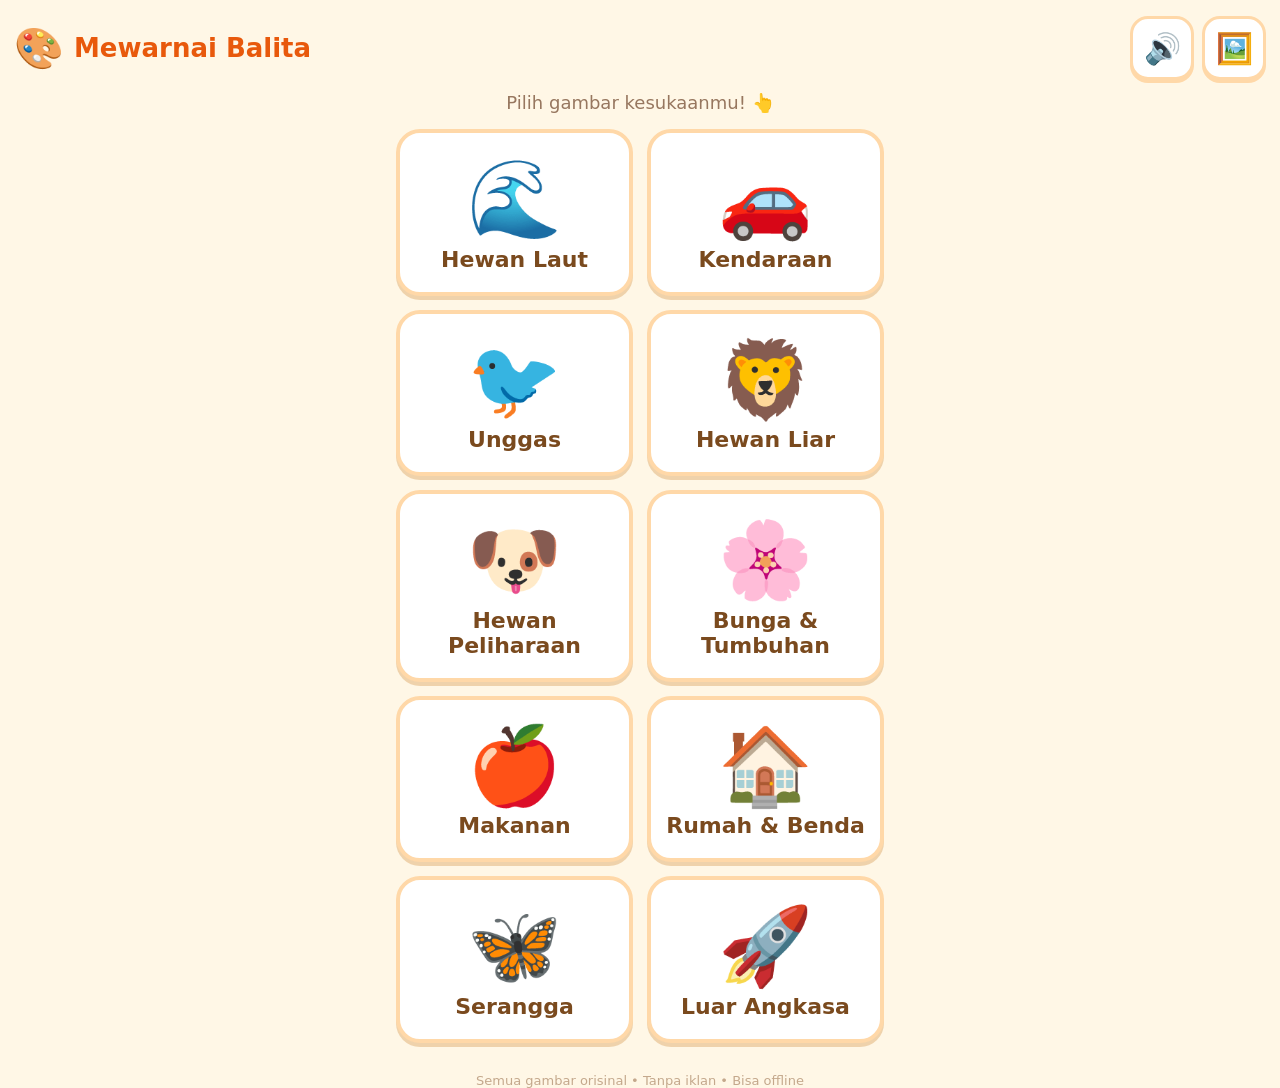
<file: index.html>
<!DOCTYPE html>
<html lang="id">
<head>
<meta charset="UTF-8">
<meta name="viewport" content="width=device-width, initial-scale=1.0, maximum-scale=1.0, user-scalable=no, viewport-fit=cover">
<title>Mewarnai Balita</title>
<meta name="description" content="Aplikasi menggambar dan mewarnai untuk balita. 100% orisinal, bisa offline.">
<meta name="theme-color" content="#FF8C42">
<link rel="manifest" href="manifest.webmanifest">
<link rel="icon" type="image/png" sizes="192x192" href="icons/icon-192.png">
<link rel="apple-touch-icon" href="icons/icon-192.png">
<link rel="stylesheet" href="styles-v27.css">
</head>
<body>
<div id="app">

  <!-- ===== BERANDA ===== -->
  <section id="screen-home" class="screen active">
    <header class="topbar">
      <div class="brand"><span class="brand-emoji">🎨</span><h1>Mewarnai Balita</h1></div>
      <div class="top-actions">
        <button id="btn-sound" class="icon-btn" title="Suara">🔊</button>
        <button id="btn-gallery" class="icon-btn" title="Karyaku">🖼️</button>
      </div>
    </header>
    <div id="home-cats">
      <p class="subtitle">Pilih gambar kesukaanmu! 👆</p>
      <div id="cat-grid" class="cat-grid"></div>
    </div>
    <footer class="footnote">Semua gambar orisinal &bull; Tanpa iklan &bull; Bisa offline</footer>
  </section>

  <!-- ===== EDITOR (hanya mewarnai) ===== -->
  <section id="screen-editor" class="screen">
    <div id="editor-body">
      <div id="canvas-frame">
        <canvas id="canvas"></canvas>
        <div id="canvas-loading" class="canvas-loading hidden">⏳ Memuat gambar...</div>
        <button id="btn-back" class="fab-btn fab-back" title="Kembali">←</button>
        <div class="fab-stack fab-left">
          <button id="btn-undo" class="fab-btn fab-undo" title="Urungkan">↩</button>
          <button id="btn-auto" class="fab-btn fab-auto" title="Warnai otomatis">🪄</button>
          <button id="btn-sticker" class="fab-btn fab-sticker" title="Stiker">🌟</button>
          <button id="btn-clear" class="fab-btn fab-trash" title="Hapus semua">🗑</button>
        </div>
        <button id="btn-finish" class="done-fab right" title="Selesai mewarnai!"></button>
      </div>
      <div id="palette-bar">
        <div id="sticker-bar" class="sticker-bar hidden"></div>
        <div id="color-vivid" class="color-row"></div>
        <div id="color-pastel" class="color-grid"></div>
      </div>
    </div>
  </section>

  <!-- ===== DIALOG ANAK ===== -->
  <div id="kid-modal" class="kid-modal hidden">
    <div class="kid-modal-card">
      <div id="kid-modal-emoji" class="kid-modal-emoji">❓</div>
      <p id="kid-modal-text" class="kid-modal-text">Yakin?</p>
      <div class="kid-modal-btns">
        <button id="kid-modal-no" class="kid-modal-btn no">Tidak</button>
        <button id="kid-modal-yes" class="kid-modal-btn yes">Ya! 👍</button>
      </div>
    </div>
  </div>

  <!-- ===== GALERI ===== -->
  <section id="screen-gallery" class="screen">
    <header class="topbar">
      <button id="btn-back2" class="icon-btn" title="Kembali">←</button>
      <h1 class="screen-title">Karyaku 🌟</h1>
    </header>
    <div id="gallery-grid" class="gallery-grid"></div>
    <p id="gallery-empty" class="subtitle">Belum ada karya. Yuk mewarnai dulu!</p>
  </section>

  <!-- ===== FINISH ===== -->
  <section id="screen-finish" class="screen">
    <div id="finish-wrap">
      <div id="finish-bg"></div>
      <div class="finish-text">🎉 Hebat! 🎉</div>
      <img id="finish-img" class="finish-img" alt="Hasil mewarnai">
      <p class="subtitle">Warnanya cantik sekali!</p>
      <div class="finish-btns">
        <button id="btn-finish-recolor" class="kid-modal-btn yes">🎨 Warnai lagi</button>
        <button id="btn-finish-home" class="kid-modal-btn">🏠 Pilih gambar</button>
      </div>
      <button id="btn-finish-back" class="fab-btn fab-back" title="Kembali">←</button>
    </div>
  </section>

</div>

<!-- Lihat gambar besar -->
<div id="viewer" class="viewer hidden">
  <img id="viewer-img" alt="Karya">
  <div class="viewer-actions">
    <button id="viewer-close" class="icon-btn">✖️</button>
    <button id="viewer-download" class="icon-btn" title="Unduh">💾</button>
    <button id="viewer-delete" class="icon-btn">🗑️</button>
  </div>
</div>

<div id="toast" class="toast hidden"></div>

<script src="auto-colors-v1.js"></script>
<script src="app-v27.js"></script>
</body>
</html>
</file>
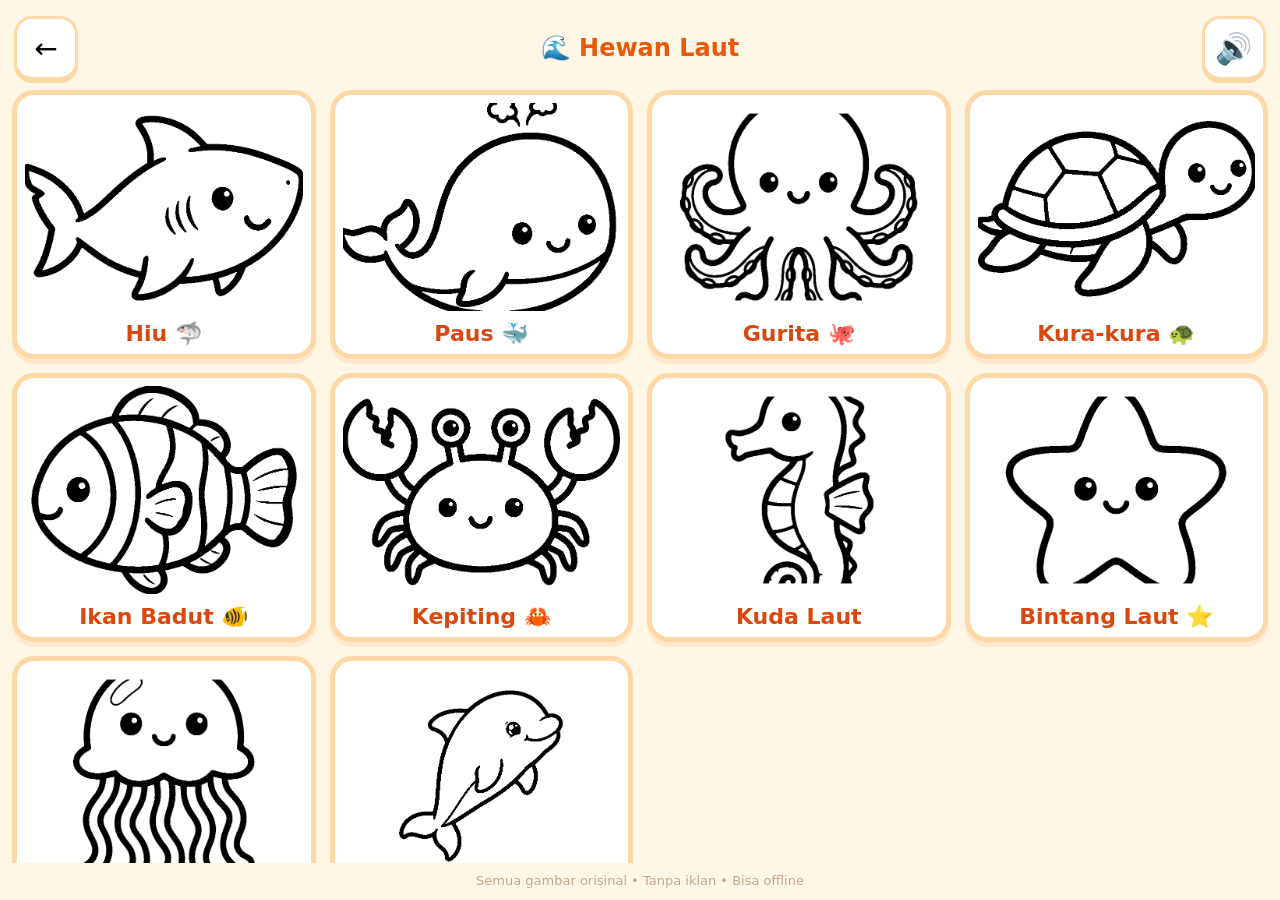
<file: kategori.html>
<!DOCTYPE html>
<html lang="id">
<head>
<meta charset="UTF-8">
<meta name="viewport" content="width=device-width, initial-scale=1.0, maximum-scale=1.0, user-scalable=no, viewport-fit=cover">
<title>Pilih Gambar · Mewarnai Balita</title>
<meta name="description" content="Pilih gambar untuk diwarnai. 100% orisinal, bisa offline.">
<meta name="theme-color" content="#FF8C42">
<link rel="manifest" href="manifest.webmanifest">
<link rel="icon" type="image/png" sizes="192x192" href="icons/icon-192.png">
<link rel="apple-touch-icon" href="icons/icon-192.png">
<link rel="stylesheet" href="styles-v27.css">
</head>
<body>
<div id="app">
  <section class="screen active">
    <header class="topbar">
      <button id="k-back" class="kid-btn" title="Kembali">←</button>
      <h1 id="k-title" class="screen-title">🎨</h1>
      <div class="top-actions">
        <button id="k-sound" class="icon-btn" title="Suara">🔊</button>
      </div>
    </header>
    <div id="k-grid" class="page-grid"></div>
    <footer class="footnote">Semua gambar orisinal &bull; Tanpa iklan &bull; Bisa offline</footer>
  </section>
</div>
<script src="app-v27.js"></script>
</body>
</html>
</file>
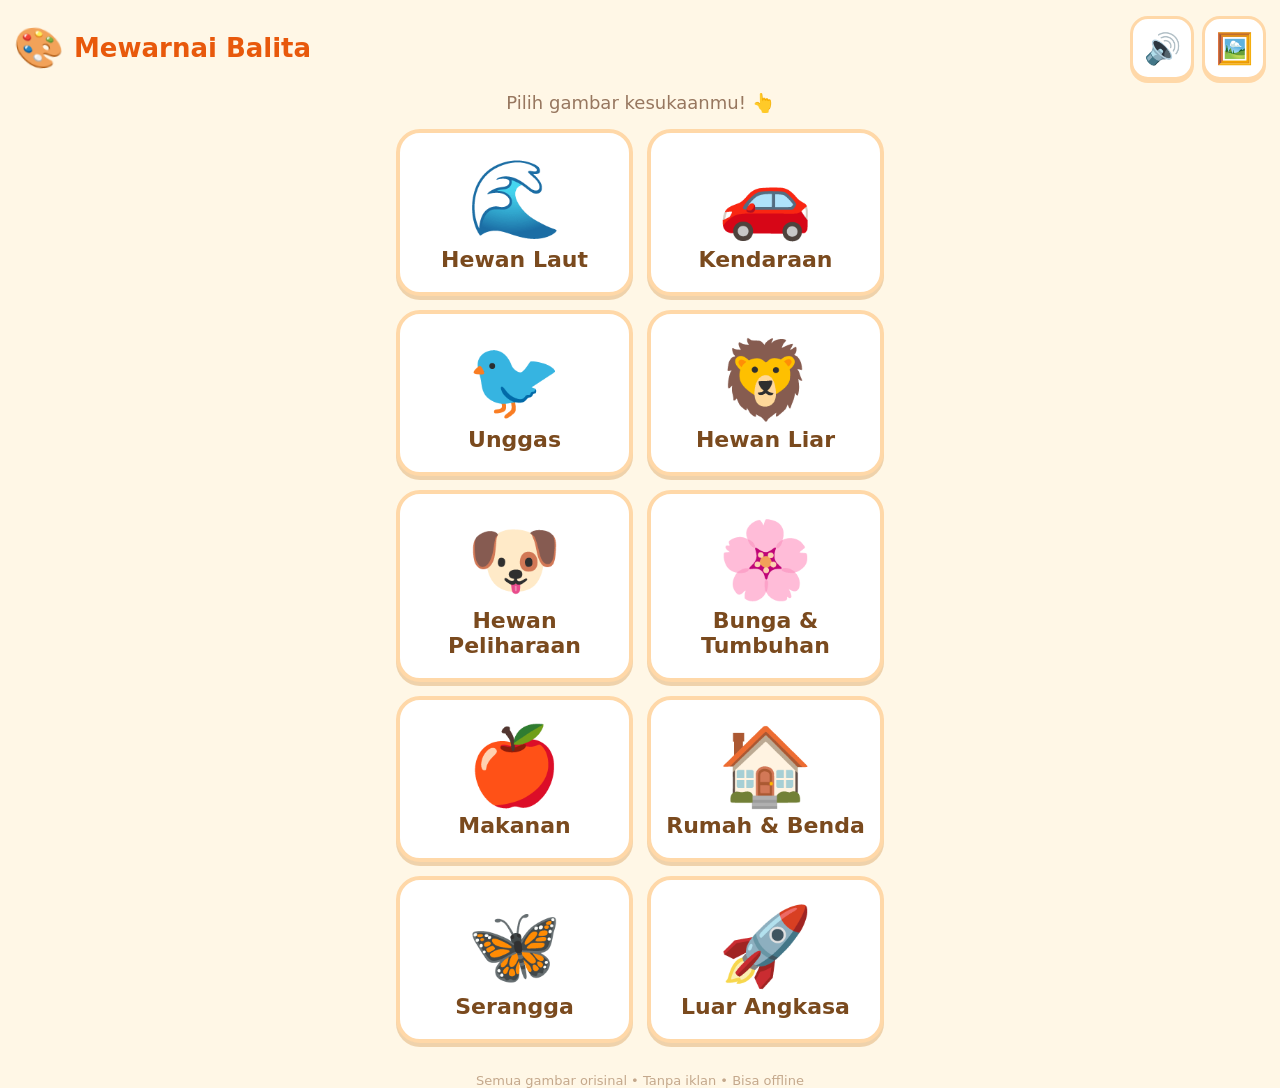
<file: reset.html>
<!DOCTYPE html>
<html lang="id">
<head>
<meta charset="UTF-8">
<meta name="viewport" content="width=device-width, initial-scale=1">
<meta http-equiv="Cache-Control" content="no-store">
<title>Memuat ulang…</title>
</head>
<body style="font-family:sans-serif;text-align:center;padding:60px 20px;background:#FFF7E6;color:#4A3728">
<p style="font-size:20px">🔄 Membersihkan cache lama…</p>
<script>
(async function () {
  try {
    if ('serviceWorker' in navigator) {
      var regs = await navigator.serviceWorker.getRegistrations();
      for (var i = 0; i < regs.length; i++) { await regs[i].unregister(); }
    }
    if ('caches' in window) {
      var keys = await caches.keys();
      for (var j = 0; j < keys.length; j++) { await caches.delete(keys[j]); }
    }
  } catch (e) { /* abaikan */ }
  // Galeri "Karyaku" (localStorage) TIDAK dihapus — hanya cache aplikasi.
  location.replace('./index.html');
})();
</script>
</body>
</html>
</file>
<file: styles-v27.css>
* { box-sizing: border-box; -webkit-tap-highlight-color: transparent; }
html, body {
  margin: 0; padding: 0; height: 100%;
  font-family: "Comic Sans MS", "Chalkboard SE", "Segoe UI Rounded", system-ui, sans-serif;
  background: #FFF7E6; color: #4A3728;
  overscroll-behavior: none;
}
#app { height: 100dvh; display: flex; flex-direction: column; }
.screen { display: none; flex-direction: column; height: 100%; padding: 12px; }
.screen.active { display: flex; }

/* ---- Bilah atas ---- */
.topbar {
  display: flex; align-items: center; justify-content: space-between;
  gap: 8px; padding: 4px 2px 10px;
}
.brand { display: flex; align-items: center; gap: 10px; }
.brand-emoji { font-size: 40px; }
h1 { font-size: 26px; margin: 0; color: #E8590C; }
.screen-title { font-size: 24px; }
.top-actions { display: flex; gap: 8px; }
.icon-btn {
  min-width: 56px; min-height: 56px; font-size: 26px;
  border: 3px solid #FFD8A8; border-radius: 18px; background: #fff;
  cursor: pointer; display: flex; align-items: center; justify-content: center;
  box-shadow: 0 3px 0 #FFD8A8;
}
.icon-btn:active { transform: translateY(2px); box-shadow: none; }
.icon-btn.primary { background: #69DB7C; border-color: #38B24A; box-shadow: 0 3px 0 #38B24A; }
.subtitle { text-align: center; font-size: 18px; margin: 2px 0 12px; color: #97775F; }

/* ---- Grid halaman ---- */
.page-grid {
  display: grid; grid-template-columns: repeat(2, 1fr); gap: 14px;
  overflow-y: auto; padding-bottom: 10px;
}
@media (min-width: 700px) { .page-grid { grid-template-columns: repeat(4, 1fr); } }
.page-card {
  background: #fff; border: 4px solid #FFD8A8; border-radius: 22px;
  padding: 8px; cursor: pointer; text-align: center;
  box-shadow: 0 4px 0 #FFE8CC; transition: transform .1s;
}
.page-card:active { transform: scale(.96); }
.page-card img { width: 100%; aspect-ratio: 4/3; object-fit: cover; border-radius: 14px; background: #fff; }
.page-card .name { font-size: 20px; font-weight: bold; margin-top: 6px; color: #D9480F; }
.footnote { text-align: center; font-size: 13px; color: #C4A88C; margin-top: auto; padding-top: 10px; }

/* ---- Bilah kategori ---- */
.cat-bar {
  display: flex; gap: 8px; overflow-x: auto; padding: 4px 2px 10px;
  scrollbar-width: none;
}
.cat-bar::-webkit-scrollbar { display: none; }
.cat-chip {
  flex-shrink: 0; display: flex; align-items: center; gap: 6px;
  border: 3px solid #FFD8A8; background: #fff; border-radius: 999px;
  padding: 10px 16px; font-size: 16px; font-weight: bold; color: #97775F;
  cursor: pointer; font-family: inherit; box-shadow: 0 3px 0 #FFE8CC;
}
.cat-chip:active { transform: translateY(2px); box-shadow: none; }
.cat-chip.active { background: #FFD43B; border-color: #FAB005; color: #7A4A00; box-shadow: 0 3px 0 #FAB005; }
.cat-ico { font-size: 22px; }
.cat-count { text-align: center; font-size: 16px; font-weight: bold; color: #E8590C; margin: 0 0 8px; }

/* ---- Editor ramah balita ---- */
#screen-editor { gap: 10px; }
.kid-bar { padding-bottom: 2px; }
.kid-btn {
  min-width: 54px; min-height: 54px; font-size: 25px;
  border: 3px solid #FFD8A8; border-radius: 18px; background: #fff;
  cursor: pointer; display: flex; align-items: center; justify-content: center;
  box-shadow: 0 3px 0 #FFD8A8; font-family: inherit; padding: 0 8px;
}
.kid-btn:active { transform: translateY(2px); box-shadow: none; }
.kid-btn.primary { background: #69DB7C; border-color: #38B24A; box-shadow: 0 3px 0 #38B24A; }
.kid-btn.go { background: #FFD43B; border-color: #FAB005; box-shadow: 0 3px 0 #FAB005; }
#editor-title { flex: 1; text-align: center; font-size: 22px; margin: 0; }

#editor-body { flex: 1; display: flex; gap: 10px; min-height: 0; }
/* Kanvas bingkai biru membulat */
#canvas-frame {
  flex: 1; display: flex; align-items: center; justify-content: center;
  background: #fff; border: 7px solid #4D96FF; border-radius: 26px;
  overflow: hidden; min-width: 0; position: relative;
  box-shadow: 0 4px 0 rgba(77,150,255,.35);
}
#canvas { touch-action: none; max-width: 100%; max-height: 100%; cursor: pointer; display: block; }
/* Indikator memuat gambar */
.canvas-loading {
  position: absolute; inset: 0; display: flex; align-items: center; justify-content: center;
  background: rgba(255,255,255,.85); font-size: 22px; font-weight: bold; color: #E8590F;
  border-radius: 18px; z-index: 5;
}
.canvas-loading.hidden { display: none; }

/* Rel krayon vertikal di kanan */
#crayon-rail {
  width: 96px; flex-shrink: 0; display: flex; flex-direction: column;
  background: #fff; border: 4px solid #FFD8A8; border-radius: 22px;
  overflow: hidden;
}
.crayon-box {
  display: flex; flex-direction: column; gap: 12px; align-items: center;
  padding: 18px 6px; overflow-y: auto; scrollbar-width: none;
}
.crayon-box::-webkit-scrollbar { display: none; }
.swatch.crayon {
  width: 56px; height: 96px; min-height: 96px; border: none; cursor: pointer; padding: 0;
  background:
    linear-gradient(90deg, rgba(255,255,255,.45), rgba(255,255,255,0) 45%),
    var(--c);
  clip-path: polygon(50% 0%, 88% 16%, 100% 22%, 100% 100%, 0% 100%, 0% 22%, 12% 16%);
  filter: drop-shadow(0 3px 2px rgba(0,0,0,.25));
  transition: transform .12s;
}
.swatch.crayon.active { transform: scale(1.22); filter: drop-shadow(0 0 7px var(--c)); }

/* Bilah konteks: ukuran / jenis kuas / stiker */
#context-bar { display: flex; justify-content: center; }
.tool-section {
  display: flex; flex-direction: row; gap: 10px; align-items: center; justify-content: flex-start;
  background: #fff; border: 3px solid #FFD8A8; border-radius: 20px; padding: 8px 12px;
  max-width: 100%; overflow-x: auto; scrollbar-width: none;
}
.tool-section::-webkit-scrollbar { display: none; }
.tool-section.hidden { display: none; }
.brush-btn, .sticker-btn {
  width: 58px; height: 58px; min-width: 58px; border-radius: 18px; border: 3px solid #EEE;
  background: #FFF9F0; cursor: pointer; font-size: 26px; font-family: inherit;
  display: flex; align-items: center; justify-content: center; padding: 0;
}
.brush-btn.active, .sticker-btn.active { border-color: #E8590C; background: #FFF0E0; transform: scale(1.06); }
.brush-btn .dot { background: #4A3728; border-radius: 50%; display: block; }
.sticker-btn { font-size: 30px; }
.sticker-bar { display: flex; gap: 10px; }

/* Bilah mode bawah: 5 tombol besar */
#mode-bar {
  display: flex; gap: 8px;
  background: #fff; border: 4px solid #FFD8A8; border-radius: 24px; padding: 8px;
}
.mode-btn {
  flex: 1; background: #FFF7E6; border: 3px solid transparent; border-radius: 18px;
  cursor: pointer; display: flex; flex-direction: column; align-items: center; gap: 3px;
  padding: 9px 4px; font-family: inherit; color: #97775F; min-width: 0;
}
.mode-ico { font-size: 30px; line-height: 1; }
.mode-lbl { font-size: 13px; font-weight: bold; white-space: nowrap; }
.mode-btn.active {
  background: #fff; color: #D9480F; border-color: #FFB84D;
  box-shadow: 0 3px 0 #FFD8A8; transform: translateY(-2px);
}

/* Beranda lebih ceria */
.brand-emoji { display: inline-block; animation: kid-bounce 1.8s ease-in-out infinite; }
@keyframes kid-bounce { 0%,100% { transform: translateY(0) rotate(-6deg); } 50% { transform: translateY(-9px) rotate(6deg); } }
.page-card { border-width: 5px; box-shadow: 0 5px 0 #FFE8CC; }
.page-card .thumb { font-size: 30px; }

/* Lanskap pendek: padatkan */
@media (max-height: 500px) and (orientation: landscape) {
  .mode-ico { font-size: 22px; }
  .mode-lbl { display: none; }
  .mode-btn { padding: 6px 4px; }
  .swatch.crayon { width: 44px; height: 80px; min-height: 80px; }
  #crayon-rail { width: 76px; }
  .kid-btn { min-width: 46px; min-height: 46px; font-size: 21px; }
  #canvas-frame { border-width: 5px; border-radius: 18px; }
}

/* ---- Layar Finish: animasi interaktif ---- */
#screen-finish { padding: 0; }
#finish-wrap { flex: 1; position: relative; min-height: 0; }
#anim-canvas { width: 100%; height: 100%; display: block; touch-action: manipulation; }
.finish-text {
  position: absolute; top: 12px; left: 0; right: 0;
  text-align: center; font-size: 30px; font-weight: bold; color: #D9480F;
  text-shadow: 0 2px 0 #fff; pointer-events: none;
}
.finish-actions {
  display: flex; justify-content: center; gap: 14px;
  padding: 12px; background: #FFF7E6;
}

/* ---- Galeri ---- */
.gallery-grid { display: grid; grid-template-columns: repeat(2, 1fr); gap: 12px; overflow-y: auto; }
@media (min-width: 700px) { .gallery-grid { grid-template-columns: repeat(4, 1fr); } }
.gallery-item {
  background: #fff; border: 4px solid #FFD8A8; border-radius: 18px;
  overflow: hidden; cursor: pointer; padding: 6px;
}
.gallery-item img { width: 100%; border-radius: 12px; display: block; }

/* ---- Viewer & toast ---- */
.viewer {
  position: fixed; inset: 0; background: rgba(0,0,0,.85); z-index: 50;
  display: flex; align-items: center; justify-content: center; flex-direction: column; gap: 12px;
}
.viewer.hidden { display: none; }
.viewer img { max-width: 92vw; max-height: 80vh; border-radius: 16px; background: #fff; }
.viewer-actions { display: flex; gap: 12px; }
.toast {
  position: fixed; bottom: 26px; left: 50%; transform: translateX(-50%);
  background: #4A3728; color: #fff; padding: 12px 22px; border-radius: 24px;
  font-size: 18px; z-index: 60; transition: opacity .3s;
}
.toast.hidden { opacity: 0; pointer-events: none; }

/* ===== v9: Beranda 2 level untuk balita ===== */
.cat-grid {
  display: grid; grid-template-columns: 1fr 1fr; gap: 14px;
  padding: 4px 16px 20px; max-width: 520px; margin: 0 auto;
}
.cat-card {
  background: #fff; border: 4px solid #FFD8A8; border-radius: 24px;
  padding: 20px 8px 16px; text-align: center; cursor: pointer;
  box-shadow: 0 4px 0 rgba(210, 140, 60, .35);
  transition: transform .12s;
}
.cat-card:active { transform: scale(.94); }
.cat-card-ico { font-size: 64px; line-height: 1.1; }
.cat-card-name { font-size: 19px; font-weight: 800; color: #7A4A1E; margin-top: 6px; }
.pics-bar { display: flex; align-items: center; gap: 10px; padding: 4px 16px 10px; }
.pics-bar .screen-title { margin: 0; }

/* ===== v9: Laci alat ===== */
.drawer {
  position: fixed; inset: 0; z-index: 55;
  background: rgba(60, 35, 10, .45);
  display: flex; align-items: flex-end; justify-content: center;
}
.drawer.hidden { display: none; }
.drawer-card {
  background: #FFF8EC; border-radius: 28px 28px 0 0;
  padding: 18px 18px 26px; width: 100%; max-width: 480px;
  border-top: 5px solid #FFD8A8;
  animation: drawerUp .22s ease-out;
}
@keyframes drawerUp { from { transform: translateY(60px); opacity: .5; } to { transform: none; opacity: 1; } }
.drawer-title { font-size: 24px; font-weight: 900; color: #7A4A1E; text-align: center; margin-bottom: 14px; }
.drawer-grid { display: grid; grid-template-columns: 1fr 1fr 1fr; gap: 12px; margin-bottom: 16px; }
.drawer-btn {
  background: #fff; border: 4px solid #FFE3B3; border-radius: 20px;
  padding: 14px 6px 10px; display: flex; flex-direction: column; align-items: center; gap: 4px;
  font-size: 17px; font-weight: 800; color: #7A4A1E; cursor: pointer;
  box-shadow: 0 3px 0 rgba(210, 140, 60, .3);
}
.drawer-btn:active { transform: scale(.95); }
.drawer-btn.active { border-color: #FF9F43; background: #FFF3DC; }
.drawer-btn.danger { border-color: #FFB3B3; color: #C0392B; }
.drawer-ico { font-size: 44px; line-height: 1; }
#drawer-close { width: 100%; }

/* ===== v9: Dialog ramah anak ===== */
.kid-modal {
  position: fixed; inset: 0; z-index: 70;
  background: rgba(60, 35, 10, .5);
  display: flex; align-items: center; justify-content: center; padding: 24px;
}
.kid-modal.hidden { display: none; }
.kid-modal-card {
  background: #FFF8EC; border-radius: 28px; border: 5px solid #FFD8A8;
  padding: 28px 26px 24px; max-width: 340px; width: 100%; text-align: center;
  animation: modalPop .2s ease-out;
}
@keyframes modalPop { from { transform: scale(.85); opacity: .4; } to { transform: none; opacity: 1; } }
.kid-modal-emoji { font-size: 64px; }
.kid-modal-text { font-size: 24px; font-weight: 900; color: #7A4A1E; margin: 10px 0 20px; }
.kid-modal-btns { display: flex; gap: 12px; }
.kid-modal-btn {
  flex: 1; padding: 16px 0; border-radius: 20px; font-size: 22px; font-weight: 900;
  border: none; cursor: pointer;
}
.kid-modal-btn.no { background: #E8E8E8; color: #555; }
.kid-modal-btn.yes { background: linear-gradient(180deg, #7BC96F, #5AAE4E); color: #fff; box-shadow: 0 4px 0 #3E7D36; }
.kid-modal-btn:active { transform: scale(.96); }

/* ===== v9: Bintang reward ===== */
.burst-star {
  position: absolute; transform: translate(-50%, -50%);
  pointer-events: none; z-index: 6;
  animation: burst .9s ease-out forwards;
}
@keyframes burst {
  0% { opacity: 1; transform: translate(-50%, -50%) scale(.5); }
  100% { opacity: 0; transform: translate(calc(-50% + var(--dx)), calc(-50% + var(--dy))) scale(1.25); }
}

/* ===== v17: tombol segitiga hijau (selesai) di sudut kanvas ===== */
.done-fab {
  position: absolute; bottom: 14px; z-index: 8;
  width: 78px; height: 78px; border: none; cursor: pointer; padding: 0;
  background: linear-gradient(180deg, #8BD67F, #4E9E44);
  clip-path: polygon(20% 10%, 90% 50%, 20% 90%);
  filter: drop-shadow(0 4px 6px rgba(0,0,0,.35));
  animation: fabPulse 1.6s ease-in-out infinite;
}
.done-fab.left { left: 14px; }
.done-fab.right { right: 14px; }
@keyframes fabPulse {
  0%, 100% { transform: scale(1); }
  50% { transform: scale(1.08); }
}
.done-fab:active { transform: scale(.92); animation: none; }
.done-fab.hidden { display: none; }

/* ===== v18: UI ala referensi — tombol melayang + panel geser ===== */
#canvas-frame {
  border: none; border-radius: 0; box-shadow: none; background: #fff;
}
/* tombol bulat glossy */
.fab-btn {
  position: absolute; z-index: 9;
  width: 68px; height: 68px; border-radius: 50%;
  border: 4px solid rgba(255,255,255,.9);
  font-size: 30px; cursor: pointer; color: #fff;
  display: flex; align-items: center; justify-content: center;
  box-shadow: 0 4px 10px rgba(0,0,0,.25), inset 0 3px 6px rgba(255,255,255,.55), inset 0 -4px 8px rgba(0,0,0,.18);
  text-shadow: 0 2px 3px rgba(0,0,0,.25);
  transition: transform .12s;
}
.fab-btn:active { transform: scale(.9); }
.fab-btn.active-tool { outline: 4px solid #FFD23F; outline-offset: 2px; }
.fab-back { top: 14px; left: 14px; background: radial-gradient(circle at 32% 28%, #FFE066, #FFC300 70%); color: #fff; font-weight: 900; }
.fab-stack { position: absolute; z-index: 9; display: flex; flex-direction: column; gap: 14px; }
.fab-stack .fab-btn { position: static; }
.fab-left { left: 14px; bottom: 110px; }
.fab-right { right: 14px; top: 14px; }
.fab-undo { background: radial-gradient(circle at 32% 28%, #E8E8E8, #BDBDBD 70%); }
.fab-trash { background: radial-gradient(circle at 32% 28%, #C77DFF, #8E44AD 70%); }
.fab-auto { background: radial-gradient(circle at 32% 28%, #FFD93D, #FF8C42 70%); }
.fab-sticker { background: radial-gradient(circle at 32% 28%, #FFD93D, #F4A900 70%); }
.fab-purple { background: radial-gradient(circle at 32% 28%, #D0A6FF, #9B5DE5 70%); }
.fab-rainbow { background: linear-gradient(135deg, #FF5D5D, #FF9F1C, #FFD23F, #2FBF71, #3A86FF, #B565D8); }
/* panel geser dari kanan */
.side-panel {
  position: absolute; top: 0; right: 0; bottom: 0; z-index: 10;
  width: 128px; padding: 14px 10px;
  background: #FFFDF5; border-left: 4px solid #FFE3B3; border-radius: 24px 0 0 24px;
  box-shadow: -6px 0 16px rgba(0,0,0,.15);
  overflow-y: auto; scrollbar-width: none;
  animation: panelIn .22s ease-out;
}
.side-panel::-webkit-scrollbar { display: none; }
.side-panel.hidden { display: none; }
@keyframes panelIn { from { transform: translateX(60px); opacity: .4; } to { transform: none; opacity: 1; } }
.brush-list { display: flex; flex-direction: column; gap: 12px; align-items: stretch; }
.brush-item {
  background: #fff; border: 3px solid #FFE3B3; border-radius: 18px;
  padding: 10px 4px; font-size: 34px; cursor: pointer; line-height: 1;
  box-shadow: 0 3px 0 rgba(210,140,60,.25);
  display: flex; flex-direction: column; align-items: center; gap: 2px;
}
.brush-item small { font-size: 11px; font-weight: 800; color: #7A4A1E; }
.brush-item:active { transform: scale(.94); }
.brush-item.active { border-color: #FF9F43; background: #FFF3DC; }
/* palet warna */
.color-row { display: grid; grid-template-columns: repeat(4, 1fr); gap: 8px; margin-bottom: 12px; }
.color-grid { display: grid; grid-template-columns: repeat(4, 1fr); gap: 8px; }
.swatch-dot {
  aspect-ratio: 1; border-radius: 14px; cursor: pointer; padding: 0;
  border: 3px solid rgba(255,255,255,.9);
  box-shadow: 0 2px 5px rgba(0,0,0,.2), inset 0 2px 4px rgba(255,255,255,.5);
  transition: transform .1s;
}
.swatch-dot:active { transform: scale(.88); }
.swatch-dot.active { outline: 3px solid #FF9F43; outline-offset: 1px; transform: scale(1.08); }
/* segitiga hijau pindah kanan bawah */
.done-fab.right { right: 14px; }
.done-fab.left { left: 14px; }
@media (max-width: 480px) {
  .fab-btn { width: 58px; height: 58px; font-size: 26px; }
  .fab-left { bottom: 100px; }
  .side-panel { width: 112px; }
}

/* ===== v19: panel warna lebih besar & ramah jari balita ===== */
#panel-colors { width: 204px; }
#panel-colors .color-row { grid-template-columns: repeat(4, 1fr); gap: 10px; margin-bottom: 12px; }
#panel-colors .color-grid { grid-template-columns: repeat(3, 1fr); gap: 10px; }
#panel-colors .swatch-dot { border-radius: 16px; }
.swatch-rainbow {
  background: linear-gradient(135deg, #FF5D5D, #FF9F1C, #FFD23F, #2FBF71, #3A86FF, #B565D8) !important;
}
@media (max-width: 480px) {
  #panel-colors { width: 172px; }
}

/* ===== v20: tombol finish ala referensi — kotak hijau + segitiga play putih ===== */
.done-fab {
  position: absolute; bottom: 14px; z-index: 8;
  width: 80px; height: 80px; cursor: pointer; padding: 0;
  background: linear-gradient(180deg, #7ED957, #34A24B);
  border: 4px solid rgba(255,255,255,.9);
  border-radius: 24px;
  clip-path: none; filter: none;
  box-shadow: 0 4px 10px rgba(0,0,0,.25), inset 0 3px 6px rgba(255,255,255,.5), inset 0 -4px 8px rgba(0,0,0,.15);
  display: flex; align-items: center; justify-content: center;
  animation: fabPulse 1.6s ease-in-out infinite;
}
.done-fab::after {
  content: "";
  width: 0; height: 0;
  border-left: 32px solid #fff;
  border-top: 20px solid transparent;
  border-bottom: 20px solid transparent;
  margin-left: 8px;
  filter: drop-shadow(0 2px 2px rgba(0,0,0,.25));
}

/* ===== v21: tombol finish ala referensi ===== */
#btn-finish-recolor { bottom: 14px; left: 14px; }

/* v23: palet warna selalu terlihat di bawah kanvas */
#editor-body { flex-direction: column; }
#canvas-frame { flex: 1 1 auto; min-height: 0; }
#palette-bar {
  flex: 0 0 auto;
  background: #FFF8F0;
  border-top: 2px solid #FFE0B8;
  padding: 10px 12px calc(10px + env(safe-area-inset-bottom));
  max-height: 32vh;
  overflow-y: auto;
}
#palette-bar .color-row { display: flex; gap: 10px; margin-bottom: 10px; overflow-x: auto; padding-bottom: 2px; }
#palette-bar .color-grid { display: grid; grid-template-columns: repeat(8, 1fr); gap: 8px; }
#palette-bar .swatch-dot { width: 44px; height: 44px; flex: 0 0 auto; border-radius: 50%; }
#palette-bar .color-grid .swatch-dot { width: 100%; aspect-ratio: 1; }
/* v23: tombol finish sederhana */
.finish-btns { display: flex; gap: 12px; justify-content: center; margin-top: 18px; flex-wrap: wrap; }
#finish-wrap { display: flex; flex-direction: column; align-items: center; justify-content: center; height: 100%; padding: 24px; }
/* v23: gambar hasil di halaman finish */
.finish-img {
  max-width: 86vw; max-height: 44vh; border-radius: 18px;
  border: 5px solid #fff; box-shadow: 0 4px 14px rgba(0,0,0,.18);
  margin: 14px 0 4px; background: #fff;
}

/* v23: latar animasi finish yang meriah */
#finish-wrap { position: relative; overflow: hidden; }
#finish-bg { position: absolute; inset: 0; pointer-events: none; z-index: 0; }
#finish-wrap > *:not(#finish-bg) { position: relative; z-index: 1; }
.finish-emoji {
  position: absolute;
  animation: finish-float 5s ease-in-out infinite;
  filter: drop-shadow(0 3px 4px rgba(0,0,0,.15));
}
@keyframes finish-float {
  0%, 100% { transform: translateY(0) rotate(-8deg); }
  50% { transform: translateY(-26px) rotate(8deg); }
}
.finish-confetti {
  position: absolute; top: -16px;
  width: 10px; height: 14px;
  animation: finish-fall 4s linear infinite;
}
@keyframes finish-fall {
  0% { transform: translateY(-20px) rotate(0deg); opacity: 1; }
  100% { transform: translateY(110vh) rotate(720deg); opacity: .7; }
}

/* Interaktif: ledakan konfeti saat diketuk */
.finish-burst {
  position: absolute; width: 12px; height: 12px; border-radius: 3px;
  pointer-events: none; z-index: 5;
  animation: finish-burst .7s ease-out forwards;
}
@keyframes finish-burst {
  0% { transform: translate(0,0) rotate(0deg) scale(1); opacity: 1; }
  100% { transform: translate(var(--bx), var(--by)) rotate(var(--br)) scale(.3); opacity: 0; }
}
/* Gambar berputar saat diketuk */
.finish-img.tap-spin { animation: finish-spin .8s ease-in-out; }
@keyframes finish-spin {
  0% { transform: rotate(0deg) scale(1); }
  30% { transform: rotate(180deg) scale(1.15); }
  60% { transform: rotate(360deg) scale(.95); }
  100% { transform: rotate(360deg) scale(1); }
}
.finish-img { cursor: pointer; transition: transform .15s; }
.finish-img:active { transform: scale(.96); }
#finish-wrap { cursor: pointer; }

/* Stiker */
.sticker-bar {
  display: flex; gap: 8px; overflow-x: auto; padding: 8px 4px;
  scrollbar-width: none; -webkit-overflow-scrolling: touch;
}
.sticker-bar::-webkit-scrollbar { display: none; }
.sticker-bar.hidden { display: none; }
.sticker-btn {
  flex: 0 0 auto; width: 52px; height: 52px; font-size: 30px;
  border: 3px solid transparent; border-radius: 14px; background: #FFF;
  box-shadow: 0 2px 6px rgba(0,0,0,.12); cursor: pointer;
  transition: transform .12s, border-color .12s;
}
.sticker-btn:active { transform: scale(.9); }
.sticker-btn.active { border-color: #FFD23F; transform: scale(1.08); }

/* ===== v25: optimasi UI/UX balita (target sentuh besar, palet jelas, navigasi 1 ketuk) ===== */
/* Tombol atas lebih besar untuk jari balita */
.icon-btn { min-width: 64px; min-height: 64px; font-size: 30px; }
.kid-btn { min-width: 64px; min-height: 64px; font-size: 28px; }
/* Kartu kategori lebih besar, ikon dan nama lebih mudah dikenali tanpa bisa membaca */
.cat-card { padding: 24px 10px 20px; }
.cat-card-ico { font-size: 76px; }
.cat-card-name { font-size: 22px; }
/* Kartu Lanjutkan: gambar terakhir, satu ketuk langsung mewarnai lagi */
.resume-card {
  display: flex; align-items: center; gap: 14px;
  background: linear-gradient(180deg, #FFE066, #FFD43B);
  border: 4px solid #FAB005; border-radius: 24px;
  padding: 16px 18px; margin: 0 16px 16px;
  box-shadow: 0 4px 0 rgba(210, 140, 60, .4);
  cursor: pointer; font-size: 22px; font-weight: 900; color: #7A4A00;
}
.resume-card:active { transform: scale(.96); }
.resume-ico { font-size: 36px; line-height: 1; }
.resume-text { text-align: left; }
/* Tombol melayang editor lebih besar */
.fab-btn { width: 72px; height: 72px; font-size: 32px; }
.fab-left { bottom: 118px; }
/* Tombol selesai: centang hijau besar, bukan segitiga play yang membingungkan */
.done-fab::after {
  content: "✓"; border: none; width: auto; height: auto;
  font-size: 48px; font-weight: 900; color: #fff; margin-left: 0;
  filter: drop-shadow(0 2px 2px rgba(0,0,0,.25));
}
/* Palet: warna utama besar, pastel 6 kolom supaya tiap titik minimal ~52px di HP */
#palette-bar .color-row { gap: 12px; }
#palette-bar .swatch-dot { width: 56px; height: 56px; }
#palette-bar .color-grid { grid-template-columns: repeat(6, 1fr); gap: 10px; }
#palette-bar .color-grid .swatch-dot { width: 100%; aspect-ratio: 1; height: auto; }
/* Stiker lebih besar */
.sticker-btn { width: 60px; height: 60px; font-size: 34px; }
/* Kartu gambar di halaman kategori lebih besar */
.page-card .name { font-size: 22px; }
@media (max-width: 480px) {
  .fab-btn { width: 68px; height: 68px; font-size: 30px; }
  .fab-left { bottom: 108px; }
  .cat-card-ico { font-size: 68px; }
}

/* ===== v26: perbaikan palet pastel raksasa ===== */
/* Penyebab v25: titik pastel memakai width:100% dari kolom grid. Di layar
   lebar (6 kolom) satu titik jadi selebar 1/6 layar. Perbaikan: titik
   pastel ukuran tetap 56px seperti baris warna vivid, membungkus ke baris
   berikutnya, tidak pernah membesar mengikuti lebar layar. */
#palette-bar .color-grid { display: flex; flex-wrap: wrap; gap: 10px; }
#palette-bar .color-grid .swatch-dot {
  width: 56px; height: 56px; flex: 0 0 auto; aspect-ratio: auto;
}
</file>
